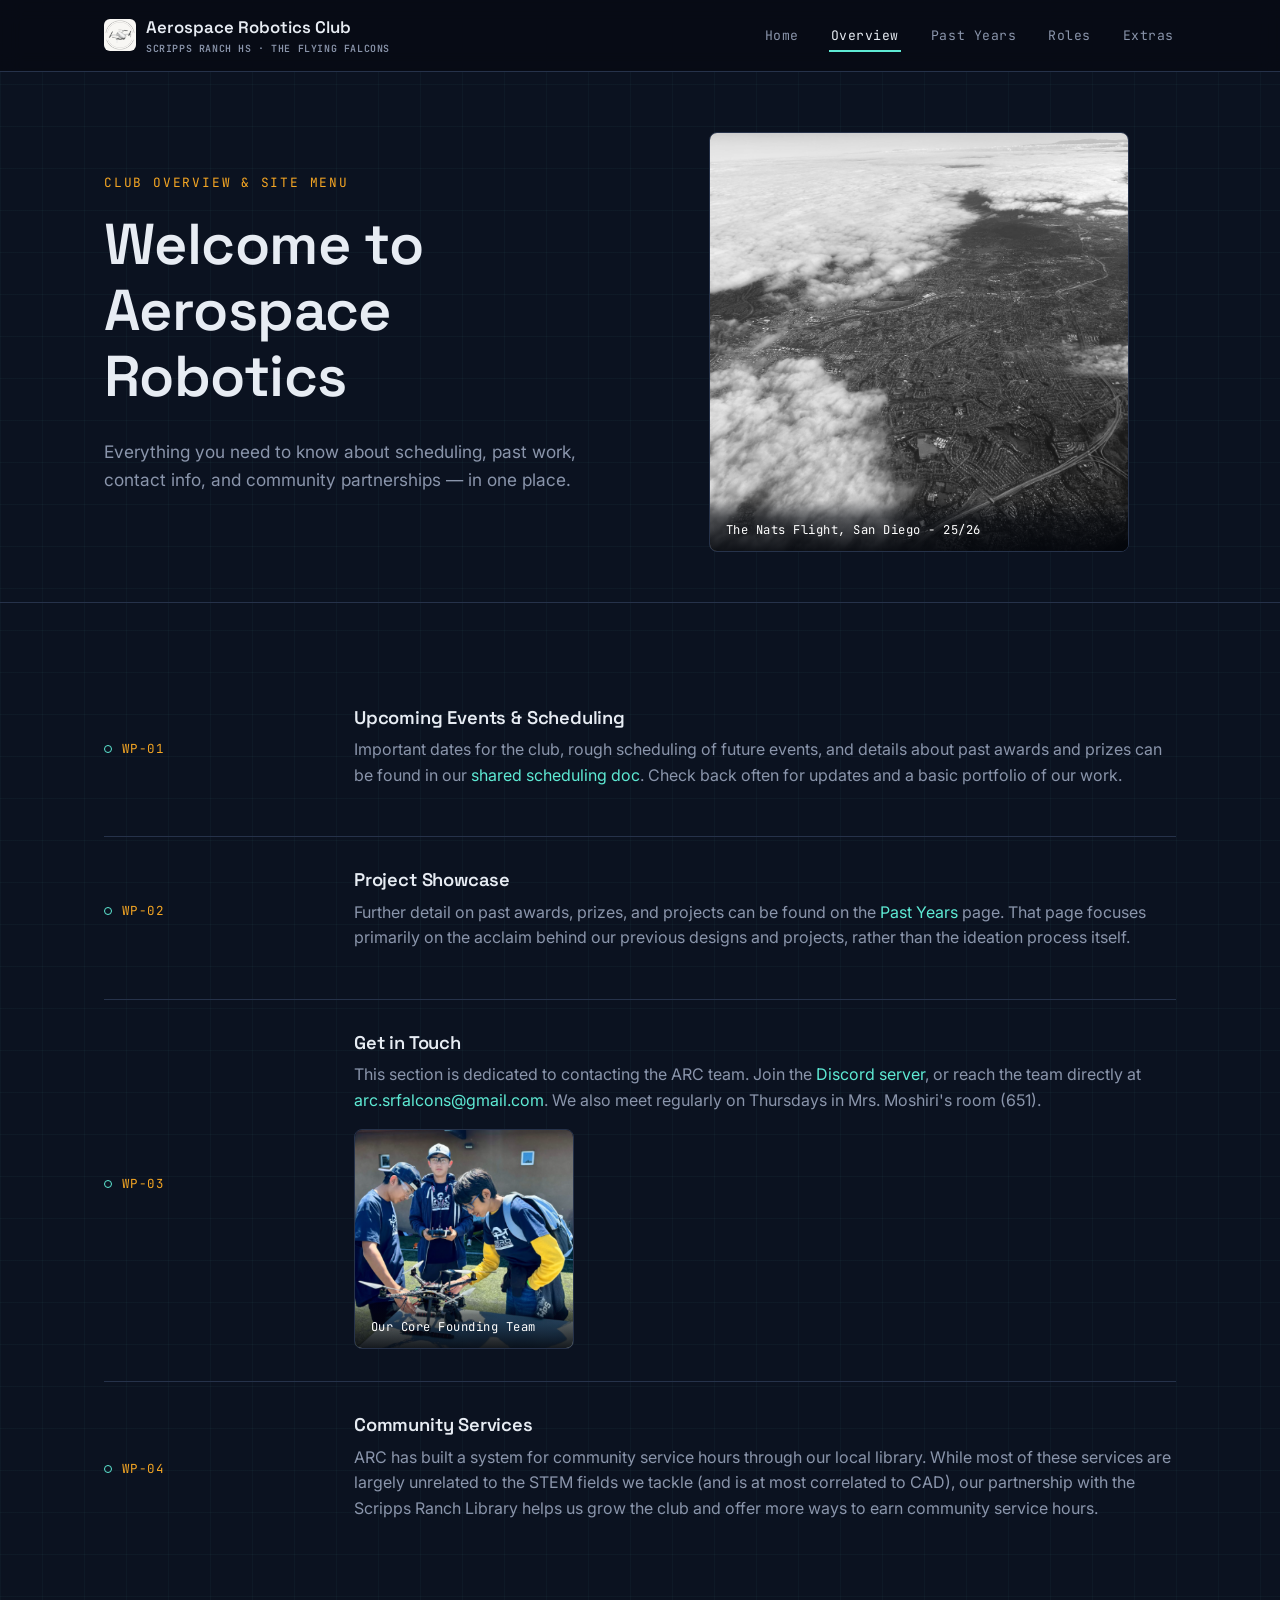
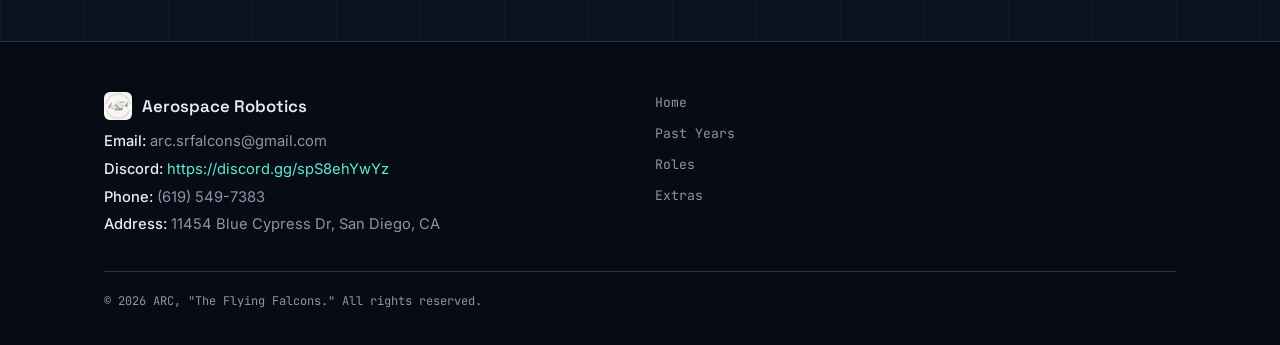
<file: overview.html>
<!doctype html>
<html lang="en">
<head>
<meta charset="UTF-8">
<meta name="viewport" content="width=device-width, initial-scale=1">
<title>Overview | SRHS ARC</title>
<link rel="preconnect" href="https://fonts.googleapis.com">
<link href="https://fonts.googleapis.com/css2?family=Space+Grotesk:wght@500;600;700&family=Inter:wght@400;500;600&family=JetBrains+Mono:wght@400;500&display=swap" rel="stylesheet">
<link rel="stylesheet" href="assets/css/style.css">
</head>
<body>

<nav class="site-nav">
  <div class="inner">
    <a class="brand" href="index.html">
      <img src="assets/images/FlyingFalconsLogo.png" alt="ARC logo">
      <span>Aerospace Robotics Club<span class="tag">SCRIPPS RANCH HS · THE FLYING FALCONS</span></span>
    </a>
    <button class="nav-toggle" aria-expanded="false" aria-label="Toggle navigation">MENU</button>
    <ul class="nav-links">
      <li><a href="index.html">Home</a></li>
      <li><a href="overview.html" aria-current="page">Overview</a></li>
      <li><a href="past-years.html">Past Years</a></li>
      <li><a href="roles.html">Roles</a></li>
      <li><a href="extras.html">Extras</a></li>
    </ul>
  </div>
</nav>

<header class="hero" style="padding:60px 0 50px;">
  <div class="container hero-grid">
    <div>
      <div class="hero-eyebrow">CLUB OVERVIEW &amp; SITE MENU</div>
      <h1>Welcome to Aerospace Robotics</h1>
      <p class="lede">Everything you need to know about scheduling, past work, contact info, and community partnerships — in one place.</p>
    </div>
    <div class="cover-figure ratio-square">
      <img src="assets/images/Aerial-NatsFlight-SD.jpg" alt="ARC drone in flight">
      <div class="cover-caption">The Nats Flight, San Diego - 25/26</div>
    </div>
  </div>
</header>

<section class="section">
  <div class="container">
    <div class="info-row">
      <div class="waypoint"><span class="code">WP&#8209;01</span></div>
      <div>
        <h3>Upcoming Events &amp; Scheduling</h3>
        <p>Important dates for the club, rough scheduling of future events, and details about past awards and prizes can be found in our <a href="https://docs.google.com/document/d/15IWzFdXCQFYwSBsQaU8P65xNv7lw-VXKxsUa1yeyCnM/edit?usp=sharing" target="_blank" rel="noopener">shared scheduling doc</a>. Check back often for updates and a basic portfolio of our work.</p>
      </div>
    </div>
    <div class="info-row">
      <div class="waypoint"><span class="code">WP&#8209;02</span></div>
      <div>
        <h3>Project Showcase</h3>
        <p>Further detail on past awards, prizes, and projects can be found on the <a href="past-years.html">Past Years</a> page. That page focuses primarily on the acclaim behind our previous designs and projects, rather than the ideation process itself.</p>
      </div>
    </div>
    <div class="info-row">
      <div class="waypoint"><span class="code">WP&#8209;03</span></div>
      <div>
        <h3>Get in Touch</h3>
        <p>This section is dedicated to contacting the ARC team. Join the <a href="https://discord.gg/spS8ehYwYz" target="_blank" rel="noopener">Discord server</a>, or reach the team directly at <a href="mailto:arc.srfalcons@gmail.com">arc.srfalcons@gmail.com</a>. We also meet regularly on Thursdays in Mrs. Moshiri's room (651).</p>
        <div class="cover-figure ratio-square" style="max-width:220px; margin-top:14px;">
          <img src="assets/images/C-Logan-Ethan.png" alt="ARC officers">
          <div class="cover-caption">Our Core Founding Team</div>
        </div>
      </div>
    </div>
    <div class="info-row">
      <div class="waypoint"><span class="code">WP&#8209;04</span></div>
      <div>
        <h3>Community Services</h3>
        <p>ARC has built a system for community service hours through our local library. While most of these services are largely unrelated to the STEM fields we tackle (and is at most correlated to CAD), our partnership with the Scripps Ranch Library helps us grow the club and offer more ways to earn community service hours.</p>
      </div>
    </div>
  </div>
</section>

<footer>
  <div class="container">
    <div class="foot-grid">
      <div>
        <div class="brand"><img src="assets/images/FlyingFalconsLogo.png" alt="ARC logo" style="width:28px;height:28px;"><span>Aerospace Robotics</span></div>
        <p class="contact-line"><strong>Email:</strong> arc.srfalcons@gmail.com</p>
        <p class="contact-line"><strong>Discord:</strong> <a href="https://discord.gg/spS8ehYwYz">https://discord.gg/spS8ehYwYz</a></p>
        <p class="contact-line"><strong>Phone:</strong> (619) 549-7383</p>
        <p class="contact-line"><strong>Address:</strong> 11454 Blue Cypress Dr, San Diego, CA</p>
      </div>
      <nav>
        <ul>
          <li><a href="index.html">Home</a></li>
          <li><a href="past-years.html">Past Years</a></li>
          <li><a href="roles.html">Roles</a></li>
          <li><a href="extras.html">Extras</a></li>
        </ul>
      </nav>
    </div>
    <div class="copyright">&copy; 2026 ARC, "The Flying Falcons." All rights reserved.</div>
  </div>
</footer>

<script src="assets/js/main.js"></script>
</body>
</html>
</file>
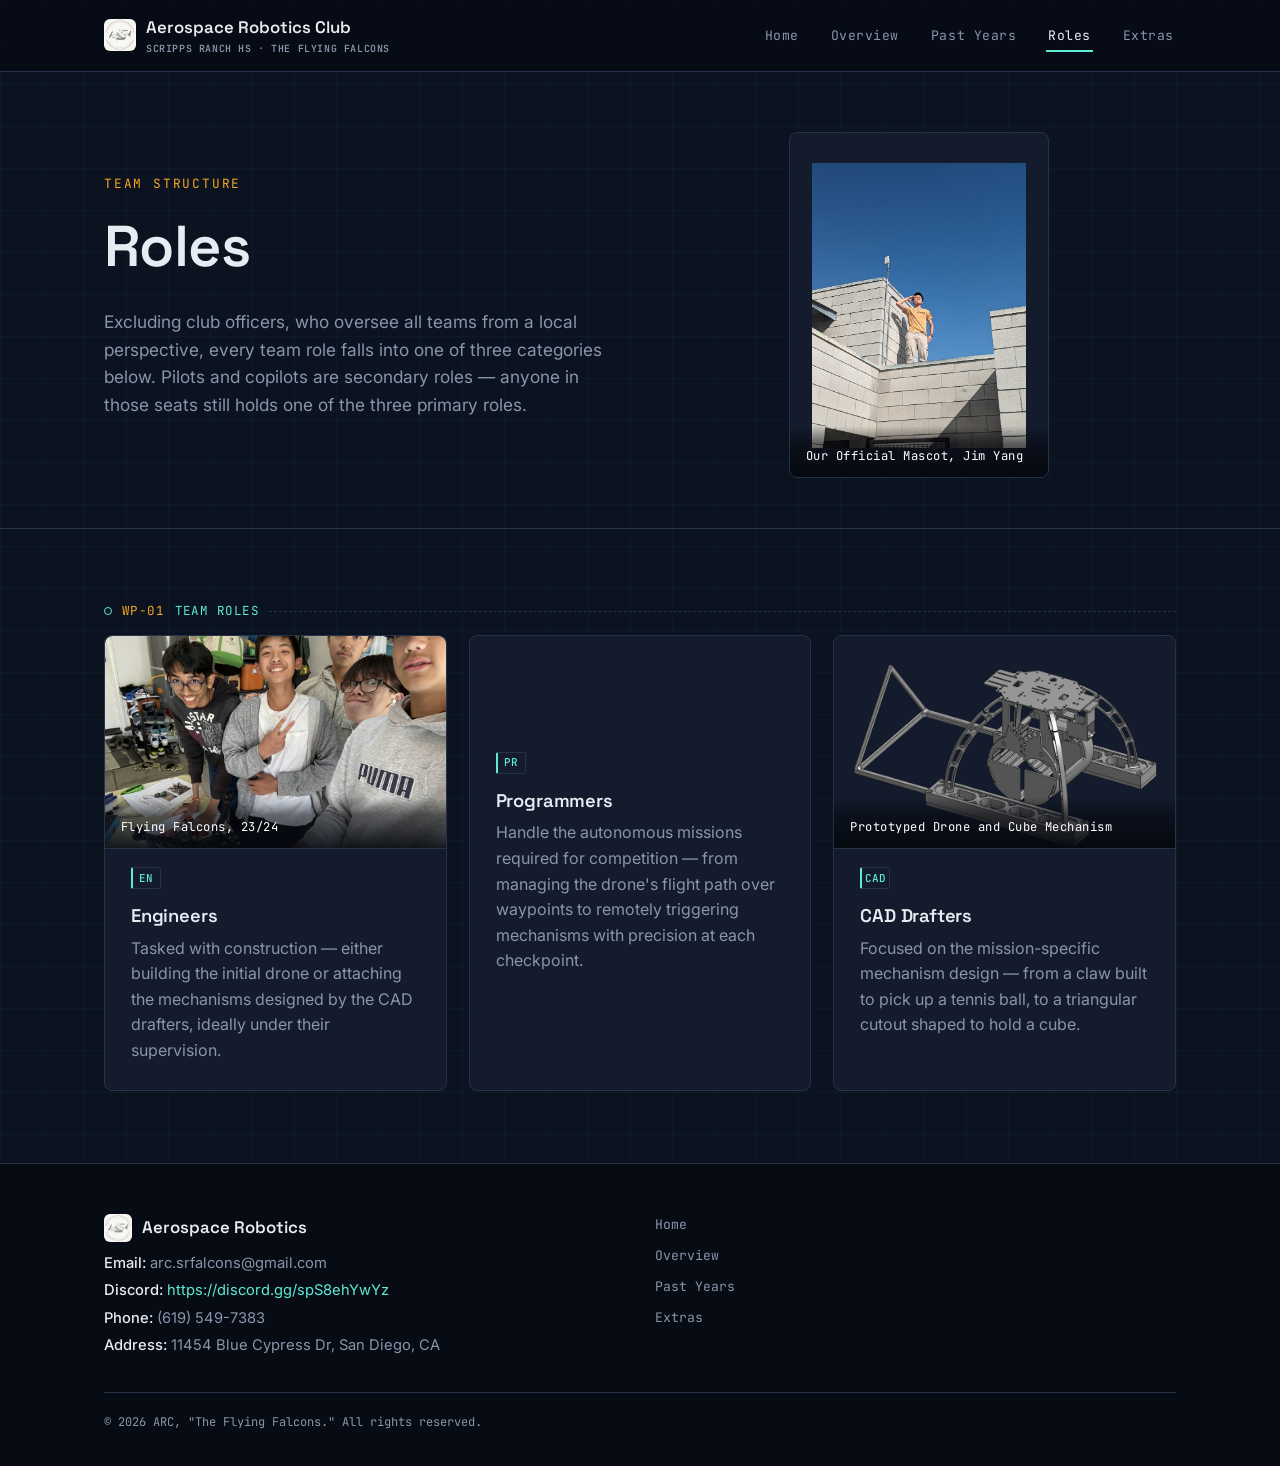
<file: roles.html>
<!doctype html>
<html lang="en">
<head>
<meta charset="UTF-8">
<meta name="viewport" content="width=device-width, initial-scale=1">
<title>Roles | SRHS ARC</title>
<link rel="preconnect" href="https://fonts.googleapis.com">
<link href="https://fonts.googleapis.com/css2?family=Space+Grotesk:wght@500;600;700&family=Inter:wght@400;500;600&family=JetBrains+Mono:wght@400;500&display=swap" rel="stylesheet">
<link rel="stylesheet" href="assets/css/style.css">
</head>
<body>

<nav class="site-nav">
  <div class="inner">
    <a class="brand" href="index.html">
      <img src="assets/images/FlyingFalconsLogo.png" alt="ARC logo">
      <span>Aerospace Robotics Club<span class="tag">SCRIPPS RANCH HS · THE FLYING FALCONS</span></span>
    </a>
    <button class="nav-toggle" aria-expanded="false" aria-label="Toggle navigation">MENU</button>
    <ul class="nav-links">
      <li><a href="index.html">Home</a></li>
      <li><a href="overview.html">Overview</a></li>
      <li><a href="past-years.html">Past Years</a></li>
      <li><a href="roles.html" aria-current="page">Roles</a></li>
      <li><a href="extras.html">Extras</a></li>
    </ul>
  </div>
</nav>

<header class="hero" style="padding:60px 0 50px;">
  <div class="container hero-grid">
    <div>
      <div class="hero-eyebrow">TEAM STRUCTURE</div>
      <h1>Roles</h1>
      <p class="lede">Excluding club officers, who oversee all teams from a local perspective, every team role falls into one of three categories below. Pilots and copilots are secondary roles — anyone in those seats still holds one of the three primary roles.</p>
    </div>
    <div class="cover-figure contain ratio-portrait" style="max-width:260px; margin:0 auto;">
      <img src="assets/images/ARCMascot.png" alt="ARC mascot">
      <div class="cover-caption">Our Official Mascot, Jim Yang</div>
    </div>
  </div>
</header>

<section class="section">
  <div class="container">
    <div class="waypoint"><span class="code">WP&#8209;01</span><span>Team Roles</span><span class="rule"></span></div>
    <div class="grid grid-3">
      <div class="card">
        <div class="cover-figure ratio-wide">
          <img src="assets/images/Engineers.jpg" alt="ARC engineers at work">
          <div class="cover-caption">Flying Falcons, 23/24</div>
        </div>
        <div class="icon">EN</div>
        <h3>Engineers</h3>
        <p>Tasked with construction — either building the initial drone or attaching the mechanisms designed by the CAD drafters, ideally under their supervision.</p>
      </div>
      <div class="card card-center">
        <div class="icon">PR</div>
        <h3>Programmers</h3>
        <p>Handle the autonomous missions required for competition — from managing the drone's flight path over waypoints to remotely triggering mechanisms with precision at each checkpoint.</p>
      </div>
      <div class="card">
        <div class="cover-figure ratio-wide">
          <img src="assets/images/CADdrafters.png" alt="ARC CAD drafters at work">
          <div class="cover-caption">Prototyped Drone and Cube Mechanism</div>
        </div>
        <div class="icon">CAD</div>
        <h3>CAD Drafters</h3>
        <p>Focused on the mission-specific mechanism design — from a claw built to pick up a tennis ball, to a triangular cutout shaped to hold a cube.</p>
      </div>
    </div>
  </div>
</section>

<footer>
  <div class="container">
    <div class="foot-grid">
      <div>
        <div class="brand"><img src="assets/images/FlyingFalconsLogo.png" alt="ARC logo" style="width:28px;height:28px;"><span>Aerospace Robotics</span></div>
        <p class="contact-line"><strong>Email:</strong> arc.srfalcons@gmail.com</p>
        <p class="contact-line"><strong>Discord:</strong> <a href="https://discord.gg/spS8ehYwYz">https://discord.gg/spS8ehYwYz</a></p>
        <p class="contact-line"><strong>Phone:</strong> (619) 549-7383</p>
        <p class="contact-line"><strong>Address:</strong> 11454 Blue Cypress Dr, San Diego, CA</p>
      </div>
      <nav>
        <ul>
          <li><a href="index.html">Home</a></li>
          <li><a href="overview.html">Overview</a></li>
          <li><a href="past-years.html">Past Years</a></li>
          <li><a href="extras.html">Extras</a></li>
        </ul>
      </nav>
    </div>
    <div class="copyright">&copy; 2026 ARC, "The Flying Falcons." All rights reserved.</div>
  </div>
</footer>

<script src="assets/js/main.js"></script>
</body>
</html>
</file>
<file: assets/css/style.css>
/* ============================================================
   SRHS Aerospace Robotics Club — flight-deck design system
   ============================================================ */

:root {
  --navy: #0B1220;
  --navy-deep: #070B14;
  --panel: #131B2C;
  --panel-line: #26324A;
  --cyan: #5EEAD4;
  --cyan-dim: #3AA69A;
  --amber: #F5A623;
  --ink: #E7ECF3;
  --muted: #8A95AB;
  --danger: #E8604C;

  --font-display: "Space Grotesk", "Segoe UI", sans-serif;
  --font-body: "Inter", "Segoe UI", sans-serif;
  --font-mono: "JetBrains Mono", ui-monospace, monospace;

  --max-width: 1120px;
  --pad-inline: clamp(16px, 5vw, 24px);
  --section-pad: clamp(40px, 8vw, 72px);
  --card-pad: clamp(18px, 4vw, 26px);
}

*, *::before, *::after { box-sizing: border-box; min-width: 0; }

[hidden] { display: none !important; }

html { scroll-behavior: smooth; overflow-x: hidden; }
body { overflow-x: hidden; }

@media (prefers-reduced-motion: reduce) {
  html { scroll-behavior: auto; }
  *, *::before, *::after { animation-duration: 0.001ms !important; animation-iteration-count: 1 !important; transition-duration: 0.001ms !important; }
}

body {
  margin: 0;
  background: var(--navy);
  background-image:
    linear-gradient(rgba(94,234,212,0.035) 1px, transparent 1px),
    linear-gradient(90deg, rgba(94,234,212,0.035) 1px, transparent 1px);
  background-size: 42px 42px;
  color: var(--ink);
  font-family: var(--font-body);
  line-height: 1.6;
  -webkit-font-smoothing: antialiased;
}

img { max-width: 100%; display: block; }

a { color: var(--cyan); text-decoration: none; }
a:hover { text-decoration: underline; }

h1, h2, h3 {
  font-family: var(--font-display);
  font-weight: 600;
  line-height: 1.15;
  margin: 0 0 0.5em;
  letter-spacing: -0.01em;
}
h1, h2, h3, p, blockquote, .lede {
  overflow-wrap: break-word;
  word-break: break-word;
}

h1 { font-size: clamp(2.2rem, 5vw, 3.6rem); }
h2 { font-size: clamp(1.6rem, 3vw, 2.2rem); }
h3 { font-size: 1.15rem; }

p { color: var(--muted); margin: 0 0 1em; }

.container {
  max-width: var(--max-width);
  margin: 0 auto;
  padding: 0 var(--pad-inline);
  width: 100%;
}

/* Focus visibility */
a:focus-visible, button:focus-visible, .tab:focus-visible {
  outline: 2px solid var(--cyan);
  outline-offset: 3px;
}

/* ---------- Waypoint eyebrow (signature label device) ---------- */
.waypoint {
  display: flex;
  align-items: center;
  gap: 10px;
  font-family: var(--font-mono);
  font-size: 0.78rem;
  letter-spacing: 0.12em;
  text-transform: uppercase;
  color: var(--cyan);
  margin-bottom: 14px;
}
.waypoint::before {
  content: "";
  width: 8px;
  height: 8px;
  border: 1.5px solid var(--cyan);
  border-radius: 50%;
  flex-shrink: 0;
}
.waypoint .code { color: var(--amber); }
.waypoint .rule {
  flex: 1;
  height: 0;
  border-top: 1px dashed var(--panel-line);
  min-width: 24px;
}

/* ---------- Nav ---------- */
.site-nav {
  position: sticky;
  top: 0;
  z-index: 50;
  background: rgba(7, 11, 20, 0.88);
  backdrop-filter: blur(10px);
  border-bottom: 1px solid var(--panel-line);
}
.site-nav .inner {
  max-width: var(--max-width);
  margin: 0 auto;
  padding: 14px var(--pad-inline);
  display: flex;
  align-items: center;
  justify-content: space-between;
  gap: clamp(10px, 3vw, 20px);
  flex-wrap: wrap;
}
.brand {
  display: flex;
  align-items: center;
  gap: 10px;
  font-family: var(--font-display);
  font-weight: 600;
  font-size: clamp(0.9rem, 2.6vw, 1.05rem);
  color: var(--ink);
  overflow-wrap: anywhere;
}
.brand img { width: 32px; height: 32px; border-radius: 6px; flex-shrink: 0; }
.brand:hover { text-decoration: none; }
.brand .tag {
  font-family: var(--font-mono);
  font-size: 0.62rem;
  color: var(--muted);
  letter-spacing: 0.06em;
  display: block;
  overflow-wrap: anywhere;
}

.nav-links {
  display: flex;
  gap: 28px;
  list-style: none;
  margin: 0;
  padding: 0;
  font-family: var(--font-mono);
  font-size: 0.82rem;
  letter-spacing: 0.04em;
}
.nav-links a {
  color: var(--muted);
  padding: 6px 2px;
  border-bottom: 2px solid transparent;
}
.nav-links a:hover, .nav-links a[aria-current="page"] {
  color: var(--ink);
  text-decoration: none;
  border-bottom-color: var(--cyan);
}

.nav-toggle {
  display: none;
  background: none;
  border: 1px solid var(--panel-line);
  border-radius: 6px;
  color: var(--ink);
  padding: 8px 10px;
  font-family: var(--font-mono);
  cursor: pointer;
}

@media (max-width: 720px) {
  .nav-toggle { display: block; }
  .nav-links {
    position: absolute;
    top: 100%;
    left: 0;
    right: 0;
    flex-direction: column;
    background: var(--navy-deep);
    border-bottom: 1px solid var(--panel-line);
    padding: 16px var(--pad-inline) 20px;
    gap: 16px;
    display: none;
  }
  .nav-links.open { display: flex; }
}

/* ---------- Hero ---------- */
.hero {
  position: relative;
  overflow: hidden;
  padding: clamp(46px, 10vw, 90px) 0 clamp(36px, 7vw, 70px);
  border-bottom: 1px solid var(--panel-line);
}
.hero .container { position: relative; z-index: 2; }
.hero-eyebrow {
  font-family: var(--font-mono);
  color: var(--amber);
  font-size: 0.8rem;
  letter-spacing: 0.14em;
  text-transform: uppercase;
  margin-bottom: 18px;
}
.hero p.lede {
  max-width: 640px;
  font-size: 1.08rem;
  color: var(--muted);
}
.hero-actions { display: flex; gap: 14px; margin-top: 28px; flex-wrap: wrap; }

.flight-path {
  position: absolute;
  inset: 0;
  z-index: 1;
  opacity: 0.55;
  pointer-events: none;
}

/* ---------- Hero two-column layout (text + cover photo) ---------- */
.hero-grid {
  display: grid;
  grid-template-columns: repeat(auto-fit, minmax(min(280px, 100%), 1fr));
  gap: clamp(24px, 5vw, 44px);
  align-items: center;
}
.hero-grid > .cover-figure {
  max-width: 420px;
  width: 100%;
  justify-self: center;
}

/* ---------- Cover figure + in-image caption ---------- */
.cover-figure {
  position: relative;
  border-radius: 8px;
  overflow: hidden;
  border: 1px solid var(--panel-line);
  background: var(--panel);
}
.cover-figure img {
  width: 100%;
  height: 100%;
  object-fit: cover;
  display: block;
}
.cover-figure.contain img { object-fit: contain; padding: 22px; }
.cover-figure.ratio-portrait { aspect-ratio: 3 / 4; }
.cover-figure.ratio-wide { aspect-ratio: 16 / 9; }
.cover-figure.ratio-square { aspect-ratio: 1 / 1; }

.cover-caption {
  position: absolute;
  left: 0;
  right: 0;
  bottom: 0;
  padding: 22px 16px 12px;
  background: linear-gradient(to top, rgba(4,7,13,0.92) 0%, rgba(4,7,13,0.55) 65%, transparent 100%);
  color: #fff;
  font-family: var(--font-mono);
  font-size: 0.76rem;
  letter-spacing: 0.04em;
  line-height: 1.4;
}

.card .cover-figure { margin: calc(var(--card-pad) * -1) calc(var(--card-pad) * -1) 18px; border-radius: 8px 8px 0 0; border: none; border-bottom: 1px solid var(--panel-line); }
.card .cover-figure.ratio-wide { aspect-ratio: 16 / 10; }

/* ---------- Buttons ---------- */
.btn {
  display: inline-flex;
  align-items: center;
  gap: 8px;
  font-family: var(--font-mono);
  font-size: 0.85rem;
  letter-spacing: 0.03em;
  padding: 12px 20px;
  border-radius: 4px;
  border: 1px solid transparent;
  background: transparent;
  cursor: pointer;
}
.btn:hover { text-decoration: none; }
.btn-primary {
  background: var(--cyan);
  color: var(--navy-deep);
  font-weight: 600;
}
.btn-primary:hover { background: #7ff2df; }
.btn-ghost {
  border-color: var(--panel-line);
  color: var(--ink);
}
.btn-ghost:hover { border-color: var(--cyan); color: var(--cyan); }

/* ---------- Sections ---------- */
.section { padding: var(--section-pad) 0; border-bottom: 1px solid var(--panel-line); }
.section:last-of-type { border-bottom: none; }
.section-head { max-width: 640px; margin-bottom: 40px; }

.grid {
  display: grid;
  gap: clamp(16px, 3vw, 22px);
}
.grid-2 { grid-template-columns: repeat(auto-fit, minmax(min(260px, 100%), 1fr)); }
.grid-3 { grid-template-columns: repeat(auto-fit, minmax(min(220px, 100%), 1fr)); }
.grid-4 { grid-template-columns: repeat(auto-fit, minmax(min(200px, 100%), 1fr)); }

/* ---------- Card ---------- */
.card {
  background: var(--panel);
  border: 1px solid var(--panel-line);
  border-radius: 8px;
  padding: var(--card-pad);
}
.card h3 { color: var(--ink); }
.card p:last-child { margin-bottom: 0; }
.card .icon {
  width: 30px;
  height: 22px;
  border: 1px solid var(--panel-line);
  border-left: 2px solid var(--cyan);
  border-radius: 2px;
  display: flex;
  align-items: center;
  justify-content: center;
  color: var(--cyan);
  font-family: var(--font-mono);
  font-size: 0.68rem;
  font-weight: 500;
  letter-spacing: 0.02em;
  margin-bottom: 16px;
}
.card-center {
  display: flex;
  flex-direction: column;
  justify-content: center;
}

/* ---------- Stats band ---------- */
.stats-band {
  border-top: 1px solid var(--panel-line);
  border-bottom: 1px solid var(--panel-line);
  padding: clamp(30px, 6vw, 46px) 0;
}
.stats-band .grid { text-align: center; }
.stat-num {
  font-family: var(--font-display);
  font-size: clamp(1.8rem, 4vw, 2.6rem);
  color: var(--cyan);
  font-weight: 600;
}
.stat-label {
  font-family: var(--font-mono);
  font-size: 0.75rem;
  color: var(--muted);
  letter-spacing: 0.08em;
  text-transform: uppercase;
  margin-top: 4px;
}

/* ---------- Quote ---------- */
.quote-block {
  display: flex;
  flex-wrap: wrap;
  gap: 22px;
  align-items: center;
  background: var(--panel);
  border: 1px solid var(--panel-line);
  border-radius: 8px;
  padding: var(--card-pad);
}
.quote-block img {
  width: 84px;
  height: 84px;
  object-fit: cover;
  object-position: 50% 20%;
  border-radius: 8px;
  flex-shrink: 0;
  border: 1px solid var(--panel-line);
}
.quote-block img.face-top { object-position: 50% 10%; }
.quote-block > div { flex: 1 1 240px; min-width: 0; }
.quote-block blockquote {
  margin: 0 0 8px;
  font-size: 1.05rem;
  color: var(--ink);
  font-style: normal;
}
.quote-block cite {
  font-family: var(--font-mono);
  font-style: normal;
  font-size: 0.78rem;
  color: var(--amber);
  letter-spacing: 0.05em;
}
.quote-grid .quote-block {
  flex-direction: column;
  align-items: flex-start;
  text-align: left;
  height: 100%;
}
.quote-grid .quote-block img { width: 64px; height: 64px; }
.quote-grid .quote-block blockquote { font-size: 0.92rem; }

/* ---------- CTA band ---------- */
.cta-band {
  text-align: center;
  padding: clamp(44px, 9vw, 70px) 0;
  background: radial-gradient(ellipse at top, rgba(94,234,212,0.08), transparent 60%);
}
.cta-band p { max-width: 560px; margin-left: auto; margin-right: auto; }

/* ---------- Roster ---------- */
.roster-card {
  background: var(--panel);
  border: 1px solid var(--panel-line);
  border-radius: 8px;
  overflow: hidden;
  text-align: left;
}
.roster-card img { width: 100%; height: 190px; object-fit: cover; object-position: 50% 22%; }
.roster-card img.face-top { object-position: 50% 12%; }
.roster-card .body { padding: 16px 18px 20px; }
.roster-card .name { font-family: var(--font-display); color: var(--ink); font-weight: 600; margin-bottom: 2px; }
.roster-card .role { font-family: var(--font-mono); font-size: 0.75rem; color: var(--cyan); letter-spacing: 0.04em; }

/* ---------- Tabs (Past Years) ---------- */
.tabs {
  display: flex;
  gap: 10px;
  margin-bottom: 40px;
  border-bottom: 1px solid var(--panel-line);
  overflow-x: auto;
  -webkit-overflow-scrolling: touch;
  scrollbar-width: none;
  -ms-overflow-style: none;
}
.tabs::-webkit-scrollbar { display: none; height: 0; }
.tab {
  font-family: var(--font-mono);
  font-size: 0.85rem;
  letter-spacing: 0.05em;
  background: none;
  border: none;
  color: var(--muted);
  padding: 12px 4px;
  margin-right: 22px;
  cursor: pointer;
  border-bottom: 2px solid transparent;
  transform: translateY(1px);
  white-space: nowrap;
  flex-shrink: 0;
}
.tab[aria-selected="true"] {
  color: var(--cyan);
  border-bottom-color: var(--cyan);
}
.tab-panel[hidden] { display: none; }

.award-note {
  border-left: 2px solid var(--amber);
  padding: 4px 0 4px 16px;
  color: var(--ink);
  margin: 24px 0 34px;
}

/* ---------- Placeholder note (highlighted "fill this in" box) ---------- */
.placeholder-note {
  background: rgba(245,166,35,0.09);
  border: 1px dashed var(--amber);
  border-left: 3px solid var(--amber);
  color: var(--amber);
  font-family: var(--font-mono);
  font-size: 0.78rem;
  font-weight: 500;
  letter-spacing: 0.06em;
  text-transform: uppercase;
  padding: 14px 18px;
  border-radius: 4px;
  margin: 0 0 34px;
}
.placeholder-note.compact {
  font-size: 0.68rem;
  padding: 10px 12px;
  margin: 0 0 10px;
}

/* ---------- CAD model viewer ---------- */
.model-frame {
  position: relative;
  aspect-ratio: 4 / 3;
  width: 100%;
  border-radius: 8px;
  border: 1px solid var(--panel-line);
  background: var(--panel);
  overflow: hidden;
}
.model-frame model-viewer {
  width: 100%;
  height: 100%;
  display: block;
  --poster-color: transparent;
  --progress-bar-color: var(--cyan);
}
.model-caption { padding: 16px 2px 0; }
.model-caption h3 { color: var(--ink); margin-bottom: 4px; }
.model-hint {
  font-family: var(--font-mono);
  font-size: 0.72rem;
  color: var(--muted);
  letter-spacing: 0.04em;
}

/* ---------- Live color-recognition camera demo ---------- */
.camera-frame {
  position: relative;
  aspect-ratio: 4 / 3;
  width: 100%;
  max-width: 640px;
  margin: 0 auto;
  border-radius: 8px;
  overflow: hidden;
  border: 1px solid var(--panel-line);
  background: var(--panel);
}
.camera-frame video,
.camera-frame canvas {
  position: absolute;
  inset: 0;
  width: 100%;
  height: 100%;
  object-fit: cover;
}
.camera-frame video.mirrored,
.camera-frame canvas.mirrored {
  transform: scaleX(-1);
}
.camera-msg {
  position: absolute;
  inset: 0;
  display: flex;
  align-items: center;
  justify-content: center;
  text-align: center;
  padding: clamp(16px, 4vw, 28px);
  font-family: var(--font-mono);
  font-size: 0.82rem;
  line-height: 1.6;
  color: var(--muted);
  background: rgba(7,11,20,0.85);
}
.camera-msg[hidden] { display: none; }
.camera-controls {
  display: flex;
  gap: 12px;
  justify-content: center;
  margin-top: 20px;
  flex-wrap: wrap;
}
.color-legend {
  display: flex;
  gap: 20px;
  justify-content: center;
  margin-top: 16px;
  flex-wrap: wrap;
  font-family: var(--font-mono);
  font-size: 0.75rem;
  color: var(--muted);
  letter-spacing: 0.04em;
}
.color-legend .dot {
  display: inline-block;
  width: 10px;
  height: 10px;
  border-radius: 50%;
  margin-right: 6px;
  vertical-align: -1px;
}

/* ---------- ARC Photo Gallery (self-scrolling) ---------- */
.gallery-viewport {
  overflow: hidden;
  width: 100%;
  -webkit-mask-image: linear-gradient(90deg, transparent, #000 6%, #000 94%, transparent);
  mask-image: linear-gradient(90deg, transparent, #000 6%, #000 94%, transparent);
}
.gallery-track {
  display: flex;
  gap: clamp(10px, 2vw, 16px);
  width: max-content;
  animation: gallery-scroll 55s linear infinite;
}
.gallery-viewport:hover .gallery-track { animation-play-state: paused; }
.gallery-item {
  flex: 0 0 auto;
  width: clamp(150px, 20vw, 230px);
  aspect-ratio: 4 / 3;
  border-radius: 8px;
  overflow: hidden;
  border: 1px solid var(--panel-line);
  background: var(--panel);
}
.gallery-item img { width: 100%; height: 100%; object-fit: cover; display: block; }
@keyframes gallery-scroll {
  from { transform: translateX(0); }
  to { transform: translateX(-50%); }
}

/* ---------- Info list (Overview page) ---------- */
.info-row {
  display: grid;
  grid-template-columns: clamp(70px, 22vw, 220px) minmax(0, 1fr);
  gap: clamp(14px, 3vw, 30px);
  padding: clamp(22px, 4vw, 32px) 0;
  border-top: 1px solid var(--panel-line);
}
.info-row:first-of-type { border-top: none; }
.info-row h3 { color: var(--ink); }

/* ---------- Update cards ---------- */
.update-card { display: flex; gap: 14px; align-items: flex-start; }
.update-card img {
  width: 44px; height: 44px; border-radius: 50%; object-fit: cover;
  border: 1px solid var(--panel-line);
  flex-shrink: 0;
}
.update-card h3 { margin-bottom: 4px; font-size: 1rem; }
.update-card p { margin: 0; font-size: 0.92rem; }

/* ---------- Footer ---------- */
footer {
  padding: clamp(34px, 7vw, 50px) 0 clamp(22px, 4vw, 34px);
  border-top: 1px solid var(--panel-line);
  background: var(--navy-deep);
}
footer .foot-grid {
  display: grid;
  grid-template-columns: repeat(auto-fit, minmax(min(240px, 100%), 1fr));
  gap: 30px;
  margin-bottom: 30px;
}
footer .brand { margin-bottom: 10px; }
footer .contact-line { font-size: 0.92rem; color: var(--muted); margin: 4px 0; }
footer .contact-line strong { color: var(--ink); font-weight: 500; }
footer nav ul { list-style: none; padding: 0; margin: 0; font-family: var(--font-mono); font-size: 0.82rem; }
footer nav ul li { margin-bottom: 10px; }
footer nav a { color: var(--muted); }
footer nav a:hover { color: var(--cyan); }
.copyright {
  font-family: var(--font-mono);
  font-size: 0.75rem;
  color: var(--muted);
  border-top: 1px solid var(--panel-line);
  padding-top: 20px;
}
</file>
